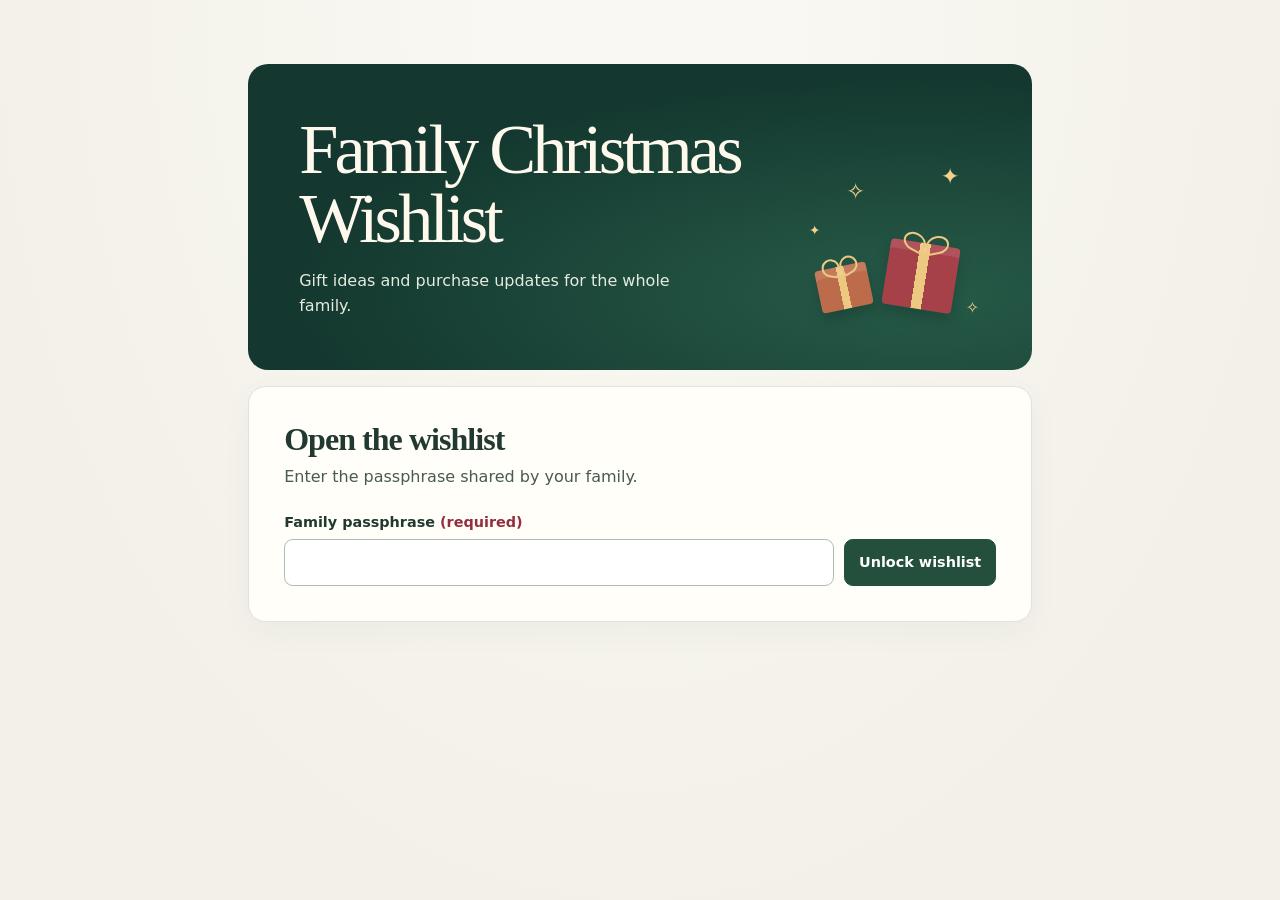
<file: index.html>
<!doctype html>
<html lang="en">
<head>
  <meta charset="utf-8">
  <meta name="viewport" content="width=device-width, initial-scale=1">
  <meta name="robots" content="noindex">
  <meta name="theme-color" content="#14382f">
  <meta name="wishlist-endpoint" content="https://script.google.com/macros/s/AKfycbzWiuV4ezSonXI-EWgd3hbTNHSHLxNwlKQdmC22EEr7DbNYdDjyajfIIA_ronsGWr_C1Q/exec">
  <title>Family Christmas Wishlist</title>
  <link rel="stylesheet" href="./wishlist.css?v=20">
  <script src="./wishlist.js?v=28" defer></script>
</head>
<body>
  <main class="wishlist">
    <header class="hero">
      <div class="hero-copy">
        <h1>Family Christmas<br>Wishlist</h1>
        <p>Gift ideas and purchase updates for the whole family.</p>
      </div>
      <div class="illustration" aria-hidden="true">
        <span class="spark spark-one">✦</span><span class="spark spark-two">✧</span>
        <span class="spark spark-three">✦</span><span class="spark spark-four">✧</span>
        <span class="gift gift-small"></span><span class="gift gift-large"></span>
      </div>
    </header>

    <nav id="wishlist-tabs" aria-label="Wishlists" hidden></nav>
    <section id="unlock-panel" class="panel entry" aria-labelledby="unlock-heading">
      <h2 id="unlock-heading">Open the wishlist</h2>
      <p>Enter the passphrase shared by your family.</p>
      <form id="unlock">
        <label for="passphrase">Family passphrase <span class="required-label">(required)</span></label>
        <div class="entry-fields">
          <input id="passphrase" type="password" required maxlength="256" autocomplete="off"
            autocapitalize="none" spellcheck="false">
          <button type="submit">Unlock wishlist</button>
        </div>
      </form>
    </section>

    <p id="status" class="status" role="status" aria-live="polite"></p>

    <section id="gifts-panel" class="panel" aria-labelledby="gifts-heading" hidden>
      <div class="list-header">
        <h2 id="gifts-heading" tabindex="-1">Gift ideas</h2>
        <div class="actions">
          <button id="refresh" class="secondary" type="button">Refresh</button>
          <button id="edit-connected-list" class="secondary" type="button" hidden>Edit</button>
          <button id="remove-connected-list" class="secondary" type="button" hidden>Remove</button>
          <button id="manage-wishlists" class="secondary" type="button"
            aria-controls="wishlist-admin">Manage wishlists</button>
        </div>
      </div>
      <p id="wishlist-banner" hidden></p>
      <p id="empty" hidden></p>
      <ul id="available" class="gift-list"></ul>
      <section id="purchased-panel" aria-labelledby="purchased-heading" hidden>
        <h3 id="purchased-heading">Purchased</h3>
        <ul id="purchased" class="gift-list purchased-list"></ul>
      </section>
    </section>

    <div id="gift-add-footer" hidden>
      <button id="open-add-gift" type="button" aria-haspopup="dialog" aria-controls="wishlist-admin">Add gift</button>
    </div>
  </main>

    <dialog id="wishlist-admin" class="panel entry" aria-labelledby="admin-heading">
      <h2 id="admin-heading">Manage wishlists</h2>
      <p id="gift-save-status" class="status operation-progress" role="status"></p>
      <form id="admin-unlock" hidden>
        <label for="admin-passphrase">Admin passphrase <span class="required-label">(required)</span></label>
        <div class="entry-fields">
          <input id="admin-passphrase" type="password" required maxlength="256" autocomplete="off">
          <button type="submit">Unlock settings</button>
        </div>
      </form>
        <form id="add-gift" hidden>
          <section id="gift-queue" aria-labelledby="gift-queue-heading" hidden>
            <h3 id="gift-queue-heading" aria-live="polite"></h3>
            <p>These gifts will be added when you click Done.</p>
            <ul id="pending-gifts"></ul>
          </section>
          <p id="gift-required-help">A gift name or shopping link is required. You can enter both.</p>
          <label for="new-gift-name">Gift name</label>
          <input id="new-gift-name" name="name" type="text" maxlength="200" aria-describedby="gift-required-help">
          <label for="new-gift-link">Shopping link</label>
          <input id="new-gift-link" name="link" type="url" maxlength="500" aria-describedby="gift-required-help">
          <div class="gift-form-fields">
            <div>
              <label for="new-gift-priority">Priority (optional)</label>
              <select id="new-gift-priority" name="priority">
                <option>Low</option>
                <option selected>Normal</option>
                <option>High</option>
                <option>Highest</option>
              </select>
            </div>
            <div>
              <label for="new-gift-price">Price in USD (optional)</label>
              <input id="new-gift-price" name="price" type="number" min="0" max="999999999.99" step=".01" inputmode="decimal">
            </div>
          </div>
          <div class="actions">
            <button id="save-gifts" type="submit">Done</button>
            <button id="queue-gift" class="secondary" type="button">Add another</button>
          </div>
        </form>
      <form id="add-wishlist" hidden>
        <label for="child-name">Child name <span class="required-label">(required)</span></label>
        <input id="child-name" name="name" type="text" required maxlength="80">
        <label for="sheet-source">Google Sheet link or ID (optional)</label>
        <input id="sheet-source" name="source" type="text" maxlength="500" aria-describedby="sheet-help">
        <p id="sheet-help">Leave blank to use a tab in the family workbook. For someone else’s Sheet,
          they should share it as Editor with the organizer’s Google account.</p>
        <label for="gift-tab">Gift tab name <span class="required-label">(required)</span></label>
        <input id="gift-tab" name="tab" type="text" required maxlength="100" placeholder="Gifts">
        <label for="list-banner">Wishlist banner (optional)</label>
        <textarea id="list-banner" name="banner" rows="2" maxlength="240"
          placeholder="Example: Clothing size 2T, shoe size 5"></textarea>
        <section class="sheet-example" aria-labelledby="sheet-example-heading">
          <h3 id="sheet-example-heading">Example gift tab</h3>
          <p>Put these six headers in cells A1–F1, in this order.</p>
          <div class="sheet-example-scroll" role="region" aria-label="Example spreadsheet columns" tabindex="0">
            <table id="sheet-example">
              <thead>
                <tr>
                  <th scope="col">Gift ID</th>
                  <th scope="col">Gift name</th>
                  <th scope="col">Shopping link</th>
                  <th scope="col">Priority</th>
                  <th scope="col">Purchased</th>
                  <th scope="col">Price</th>
                </tr>
              </thead>
              <tbody>
                <tr>
                  <td></td>
                  <td>Toy train</td>
                  <td>https://example.com/toy-train</td>
                  <td>Normal</td>
                  <td>FALSE</td>
                  <td>12.50</td>
                </tr>
              </tbody>
            </table>
          </div>
          <p>Leave Gift ID blank. If you use checkboxes, add them only to Purchased. The wishlist adds the Product photo URL column when needed.</p>
          <button id="copy-sheet-headers" class="secondary" type="button">Copy column headers</button>
          <span id="copy-sheet-status" class="status" role="status"></span>
        </section>
        <button id="save-wishlist" type="submit">Add wishlist</button>
      </form>
      <p id="admin-status" class="status" role="status"></p>
      <button id="cancel-admin-dialog" class="secondary" type="button">Cancel</button>
    </dialog>

  <dialog id="remove-wishlist-dialog" aria-labelledby="remove-wishlist-heading" aria-describedby="remove-wishlist-message">
    <h2 id="remove-wishlist-heading">Remove wishlist?</h2>
    <p id="remove-wishlist-message"></p>
    <p id="removal-status" class="status" role="status"></p>
    <div class="actions">
      <button id="cancel-wishlist-removal" class="secondary" type="button" autofocus>Cancel</button>
      <button id="confirm-wishlist-removal" type="button">Remove wishlist</button>
    </div>
  </dialog>

  <template id="gift-template">
    <li class="gift-row wishlist-gift">
      <div class="gift-details">
        <img class="gift-photo" width="72" height="72" loading="lazy" decoding="async"
          referrerpolicy="no-referrer" alt="" hidden>
        <div>
          <strong class="gift-name"></strong>
        </div>
      </div>
      <div class="gift-actions">
        <a class="shop-link" target="_blank" rel="noopener noreferrer" hidden>Buy Now</a>
        <label class="purchase-control">
          <input type="checkbox">
          <span>Purchased</span>
        </label>
        <span class="purchased-label" hidden>Purchased</span>
        <div class="gift-admin-actions" hidden>
          <button class="secondary gift-edit" type="button">✎</button>
          <button class="secondary gift-remove" type="button">×</button>
        </div>
      </div>
    </li>
  </template>
  <noscript><p class="no-script">Enable JavaScript to open the family wishlist.</p></noscript>
</body>
</html>
</file>
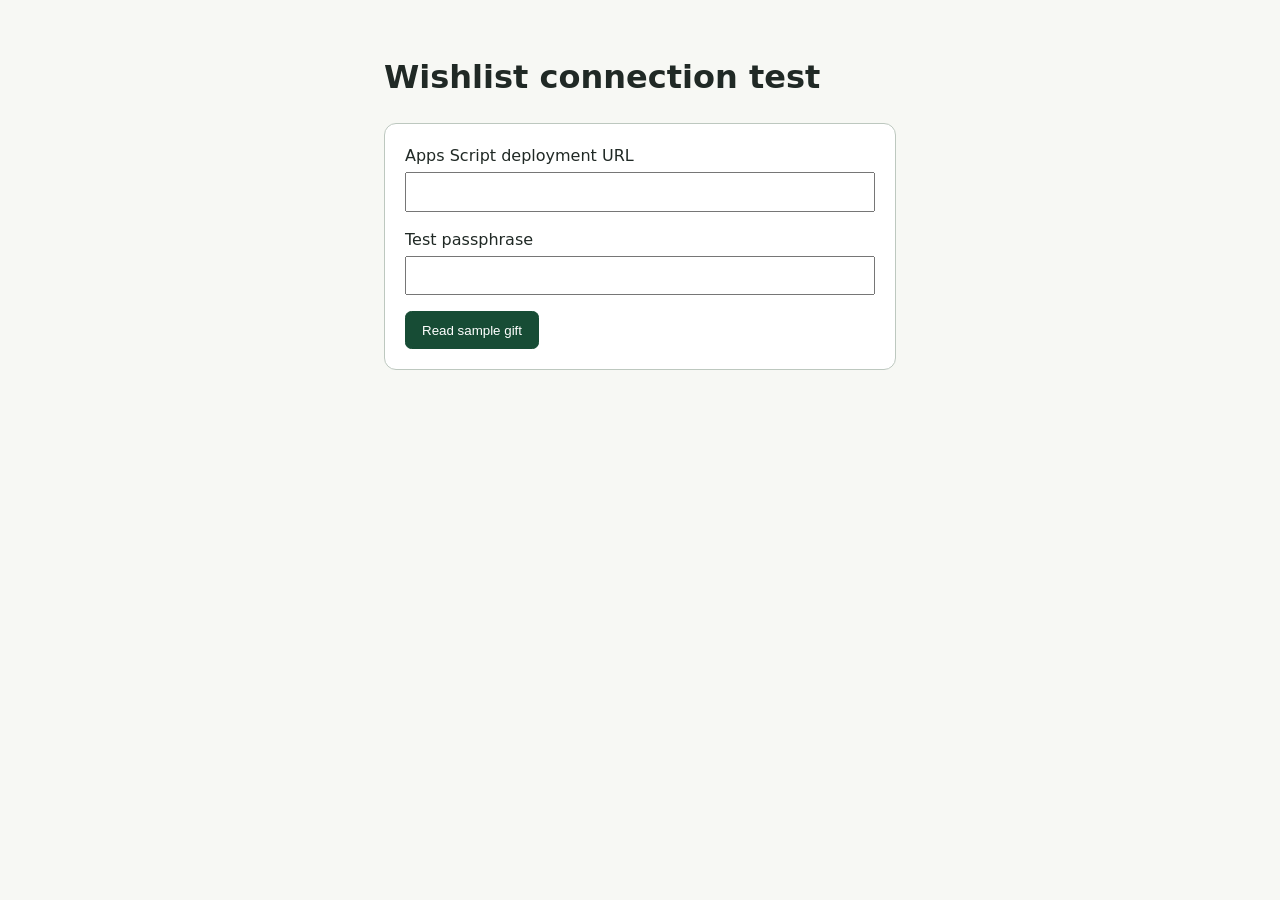
<file: probe/index.html>
<!doctype html>
<html lang="en">
<meta charset="utf-8">
<meta name="viewport" content="width=device-width, initial-scale=1">
<title>Wishlist connection test</title>
<style>
  body { margin: 0 auto; max-width: 32rem; padding: 2rem 1.25rem; color: #202925; background: #f7f8f4; font: 1rem/1.5 system-ui, sans-serif; }
  form, section { padding: 1.25rem; border: 1px solid #bdc8bf; border-radius: .75rem; background: #fff; }
  label, input { display: block; }
  input { box-sizing: border-box; width: 100%; margin: .25rem 0 1rem; padding: .65rem; }
  button { padding: .65rem 1rem; border: 1px solid #174c35; border-radius: .4rem; color: #fff; background: #174c35; cursor: pointer; }
  button:disabled { opacity: .6; cursor: default; }
  section { margin-top: 1rem; }
</style>
<main>
  <h1>Wishlist connection test</h1>
  <form id="connection">
    <label for="endpoint">Apps Script deployment URL</label>
    <input id="endpoint" type="url" required>
    <label for="passphrase">Test passphrase</label>
    <input id="passphrase" type="password" required autocomplete="off">
    <button id="read" type="submit">Read sample gift</button>
  </form>
  <p id="status" role="status" aria-live="polite"></p>
  <section id="sample" hidden>
    <h2 id="gift-name"></h2>
    <button id="purchase" type="button">Mark purchased</button>
  </section>
</main>
<script>
  const form = document.querySelector('#connection');
  const endpoint = document.querySelector('#endpoint');
  const passphrase = document.querySelector('#passphrase');
  const readButton = document.querySelector('#read');
  const purchase = document.querySelector('#purchase');
  const sample = document.querySelector('#sample');
  const status = document.querySelector('#status');
  let gift;

  function displayGift(nextGift) {
    gift = nextGift;
    sample.hidden = !gift;
    if (!gift) return;
    document.querySelector('#gift-name').textContent = gift.name;
    purchase.textContent = gift.purchased ? 'Purchased' : 'Mark purchased';
    purchase.disabled = gift.purchased;
  }

  async function send(action) {
    readButton.disabled = true;
    purchase.disabled = true;
    endpoint.readOnly = true;
    passphrase.readOnly = true;
    status.textContent = action === 'read' ? 'Reading sample gift…' : 'Saving purchase…';
    try {
      const url = new URL(endpoint.value);
      if (url.origin !== 'https://script.google.com' ||
          !/^\/macros\/s\/[\w-]+\/exec$/.test(url.pathname) || url.search || url.hash ||
          url.username || url.password) {
        throw new Error('Enter the published Apps Script URL ending in /exec.');
      }
      const response = await fetch(url, {
        method: 'POST',
        credentials: 'omit',
        headers: { 'Content-Type': 'text/plain;charset=UTF-8' },
        body: JSON.stringify({ action, passphrase: passphrase.value, giftId: gift?.id }),
      });
      if (!response.ok) throw new Error('The deployment returned HTTP ' + response.status + '.');
      const result = await response.json();
      if (!result.ok) throw new Error('The script returned ' + result.code + '.');
      displayGift(result.gift);
      status.textContent = action === 'read'
        ? 'Sample gift loaded.'
        : result.alreadyPurchased ? 'The gift was already purchased.' : 'Purchase saved to the Sheet.';
    } catch (error) {
      status.textContent = error instanceof TypeError
        ? 'The browser could not read the response. Check the deployment and cross-origin access.'
        : error.message;
    } finally {
      readButton.disabled = false;
      purchase.disabled = !gift || gift.purchased;
      endpoint.readOnly = false;
      passphrase.readOnly = false;
    }
  }

  form.addEventListener('input', () => {
    displayGift(undefined);
    status.textContent = '';
  });
  form.addEventListener('submit', event => {
    event.preventDefault();
    displayGift(undefined);
    send('read');
  });
  purchase.addEventListener('click', () => send('purchase'));
</script>
</html>
</file>
<file: wishlist.css>
* { box-sizing: border-box; }
[hidden] { display: none !important; }

:root {
  color-scheme: light;
  color: #213930;
  background: #f2f0e8;
  font: 1rem/1.55 system-ui, sans-serif;
}

body {
  margin: 0;
  min-height: 100vh;
  background: radial-gradient(ellipse at 50% 0, #f9f8f2 15%, #f2f0e8 75%);
}

.wishlist { width: min(100% - 2rem, 49rem); margin: 0 auto; padding: clamp(1rem, 6vw, 4rem) 0 3rem; }

.hero {
  position: relative;
  display: grid;
  grid-template-columns: 1fr 26%;
  align-items: end;
  overflow: hidden;
  min-height: 15rem;
  padding: clamp(1.4rem, 5vw, 3.2rem);
  border-radius: 1.25rem;
  background: radial-gradient(ellipse at 85% 75%, #275b48, #14382f 66%);
  color: #fff9ed;
}

.hero-copy { position: relative; z-index: 1; }
h1, h2, h3, p { margin: 0; }
h1, h2, h3 { font-family: Georgia, serif; }
h1 { font-size: clamp(2.45rem, 7.5vw, 4.4rem); font-weight: 400; line-height: .98; letter-spacing: -.055em; }
.hero p { margin-top: 1rem; color: #e4ecdf; max-width: 24rem; }

.illustration { position: relative; width: 100%; min-width: 7rem; height: 10rem; }
.spark { position: absolute; color: #f4d08b; font-size: 1.4rem; line-height: 1; }
.spark-one { top: .4rem; right: 12%; }
.spark-two { top: 1.35rem; left: 24%; }
.spark-three { top: 4.1rem; left: 3%; font-size: .85rem; }
.spark-four { right: 1%; bottom: .2rem; font-size: 1rem; }

.gift {
  position: absolute;
  display: block;
  bottom: .6rem;
  border-radius: .25rem;
  background: linear-gradient(90deg, var(--paper) 42%, #edc880 42% 57%, var(--paper) 57%);
  box-shadow: inset 0 9px 0 #ffffff19, 0 .45rem .8rem #061c1740;
}

.gift::before, .gift::after {
  content: "";
  position: absolute;
  top: -.55rem;
  width: 27%;
  height: .85rem;
  border: .17rem solid #edc880;
}

.gift::before { right: 50%; border-radius: 60% 60% 10% 60%; transform: rotate(20deg); }
.gift::after { left: 50%; border-radius: 60% 60% 60% 10%; transform: rotate(-20deg); }
.gift-small { --paper: #bc6b4b; left: 8%; width: 3.25rem; height: 2.7rem; transform: rotate(-12deg); }
.gift-large { --paper: #a6414a; right: 14%; width: 4.4rem; height: 4.15rem; transform: rotate(9deg); }

.panel {
  margin-top: 1rem;
  border: 1px solid #e1e3d6;
  border-radius: 1.1rem;
  padding: clamp(1.2rem, 4vw, 2.2rem);
  background: #fffef9;
  box-shadow: 0 .6rem 2rem #1c312b0a;
}

h2 { font-size: clamp(1.65rem, 4vw, 2rem); line-height: 1.12; letter-spacing: -.03em; }
h3 { font-size: 1.37rem; }
.entry > p { margin-top: .45rem; color: #475b50; }
.entry form { margin-top: 1.3rem; }
.entry label { display: block; margin-bottom: .35rem; font-size: .9rem; font-weight: 650; }
.entry-fields { display: flex; gap: .65rem; }
input[type="password"], #add-wishlist input, #add-wishlist textarea, #add-gift input, #add-gift select {
  width: 100%;
  min-width: 0;
  border: 1px solid #aebdb0;
  border-radius: .55rem;
  padding: .65rem .8rem;
  background: #fff;
  color: inherit;
  font: inherit;
}

#add-wishlist input, #add-wishlist textarea, #add-gift input, #add-gift select { margin-bottom: .75rem; }
#add-wishlist textarea { resize: vertical; }
#add-gift p { margin: .35rem 0 .85rem; }
.gift-form-fields { display: grid; grid-template-columns: repeat(2, minmax(0, 1fr)); gap: .75rem; }
#gift-add-footer {
  display: flex;
  justify-content: flex-end;
  min-block-size: 2.875rem;
  margin-top: 1rem;
}
#open-add-gift {
  padding-inline: 1.1rem;
  font-size: 1rem;
}
#gift-add-footer.floating #open-add-gift {
  position: fixed;
  inset-inline-end: max(clamp(1.5rem, 4vw, 3rem), env(safe-area-inset-right));
  inset-block-end: max(1rem, env(safe-area-inset-bottom));
  z-index: 2;
  box-shadow: 0 .3rem 1rem #14382f35;
}
#wishlist-admin { max-height: calc(100% - 2rem); overflow-y: auto; }
#wishlist-admin form { margin-bottom: .75rem; }
#wishlist-form-heading { margin: .75rem 0; }
#remove-wishlist-dialog, #wishlist-admin {
  max-width: min(28rem, calc(100% - 2rem));
  padding: 1.4rem;
  border: 1px solid #c4d1c3;
  border-radius: .8rem;
  color: inherit;
  background: #fffef9;
}
#remove-wishlist-dialog::backdrop, #wishlist-admin::backdrop { background: #14382f70; }
#remove-wishlist-message { margin: .65rem 0 1rem; }
#removal-status:not(:empty) { margin: 0 0 1rem; font-weight: 700; }
#sheet-help { margin: -.35rem 0 .9rem; color: #475b50; font-size: .9rem; }
#wishlist-admin:has(#add-wishlist:not([hidden])) { max-width: min(42rem, calc(100% - 2rem)); }
.sheet-example {
  background: #f0f5ec;
  border: 1px solid #c4d1c3;
  border-radius: .65rem;
  padding: .75rem;
  margin: .25rem 0 .9rem;
}
.sheet-example h3 { margin: 0; font-size: 1.05rem; }
.sheet-example p { margin: .4rem 0 .65rem; color: #475b50; font-size: .875rem; }
.sheet-example-scroll { overflow-x: auto; border: 1px solid #c4d1c3; border-radius: .35rem; }
#sheet-example { border-collapse: collapse; width: 100%; font-size: .875rem; white-space: nowrap; }
#sheet-example th, #sheet-example td { text-align: left; padding: .45rem .55rem; }
#sheet-example th { background: #dfeadd; border-bottom: 1px solid #c4d1c3; }
#sheet-example td { background: #fffef9; }
#sheet-example :is(th, td) + :is(th, td) { border-left: 1px solid #c4d1c3; }
#copy-sheet-status { display: inline-block; margin: .35rem .35rem 0; font-size: .875rem; }
#copy-sheet-status:empty { display: none; }
#gift-queue {
  background: #f0f5ec;
  border: 1px solid #c4d1c3;
  border-radius: .65rem;
  padding: .75rem;
  margin-bottom: 1rem;
}
#gift-queue h3 { margin: 0; font-size: 1.05rem; }
#gift-queue p { margin: .25rem 0 .6rem; color: #475b50; font-size: .875rem; }
#pending-gifts { list-style: none; margin: 0; padding: 0; max-height: 10rem; overflow-y: auto; }
#pending-gifts li {
  display: flex;
  align-items: center;
  justify-content: space-between;
  gap: .5rem;
  border-top: 1px solid #c4d1c3;
  padding: .35rem 0;
  overflow-wrap: anywhere;
}
#pending-gifts small { display: block; margin-top: .15rem; color: #475b50; }
.operation-progress {
  position: sticky;
  top: 0;
  z-index: 1;
  padding: .85rem 1rem;
  border-radius: .55rem;
  background: #244f3c;
  color: #fff;
  font-weight: 700;
}
.operation-progress:not(:empty)::before {
  content: '';
  display: inline-block;
  width: .9em;
  height: .9em;
  margin-inline-end: .5em;
  border: .13em solid #ffffff80;
  border-top-color: #fff;
  border-radius: 50%;
  vertical-align: -.1em;
}
@media (prefers-reduced-motion: no-preference) {
  .operation-progress:not(:empty)::before { animation: operation-spin .7s linear infinite; }
}
@keyframes operation-spin { to { transform: rotate(1turn); } }
.actions { flex-wrap: wrap; }

button, .shop-link {
  flex: none;
  min-height: 2.75rem;
  border: 1px solid #244f3c;
  border-radius: .55rem;
  padding: .55rem .85rem;
  background: #244f3c;
  color: white;
  font: inherit;
  font-size: .9rem;
  font-weight: 700;
  cursor: pointer;
}

button:hover:enabled, .shop-link:hover { background: #173e2d; }
button.secondary { background: transparent; border-color: #c4d1c3; color: #244f3c; }
button.secondary:hover:enabled { background: #ecf2e9; }
button:disabled { opacity: .6; cursor: default; }
:focus-visible { outline: .16rem solid #9c5040; outline-offset: .16rem; }

.status { margin: .7rem 0 0; min-height: 0; color: #385b49; }
.status:empty { display: none; }
.status.error, .required-label { color: #942e3e; }
#status.opening {
  position: fixed;
  z-index: 3;
  inset: 50% auto auto 50%;
  transform: translate(-50%, -50%);
  width: min(26rem, calc(100% - 2rem));
  margin: 0;
  padding: 1.35rem 1rem;
  border: 1px solid #38624f;
  border-radius: .9rem;
  background: #14382f;
  color: #fff9ed;
  box-shadow: 0 .8rem 2rem #14382f50;
  font-size: clamp(1.35rem, 5vw, 1.85rem);
  font-weight: 700;
  text-align: center;
}
#wishlist-tabs { display: flex; flex-wrap: wrap; gap: .5rem; margin-top: 1rem; }
#wishlist-tabs button[aria-pressed="true"] { background: #244f3c; color: #fff; }
.list-header, .actions { display: flex; align-items: center; gap: .5rem; }
.list-header { justify-content: space-between; flex-wrap: wrap; margin-bottom: .85rem; }
#wishlist-banner {
  margin: 0 0 1rem;
  padding: .75rem .9rem;
  border-inline-start: .25rem solid #8c513d;
  border-radius: .35rem;
  background: #fbf1e5;
  color: #403126;
  white-space: pre-wrap;
  overflow-wrap: anywhere;
}
.gift-list { list-style: none; margin: 0; padding: 0; }
.gift-row {
  display: flex;
  justify-content: space-between;
  align-items: center;
  gap: .6rem 1rem;
  border-top: 1px solid #e4e8de;
  padding: .85rem 0;
}
.gift-row > div { min-width: 0; overflow-wrap: anywhere; }
.gift-details { display: flex; align-items: center; gap: .8rem; }
.gift-details > div { min-width: 0; }
.gift-photo { flex: none; width: 4.5rem; height: 4.5rem; object-fit: contain; border-radius: .45rem; background: #fff; }
.gift-name { display: block; }
.gift-actions {
  display: flex;
  flex: none;
  align-items: center;
  justify-content: flex-end;
  gap: .75rem;
  margin-inline-start: auto;
  max-width: 100%;
  flex-wrap: wrap;
}
.gift-admin-actions { display: flex; flex: none; gap: .35rem; }
.gift-admin-actions button { width: 2.75rem; padding: 0; font-size: 1.35rem; }
.gift-admin-actions .gift-remove { color: #9c4037; }
.shop-link {
  display: flex;
  align-items: center;
  justify-content: center;
  width: fit-content;
  min-width: 7rem;
  font-size: 1rem;
  text-decoration: none;
}
.purchase-control { display: flex; flex: none; align-items: center; gap: .43rem; min-height: 2.75rem; cursor: pointer; }
.purchase-control input { width: 1.25rem; height: 1.25rem; margin: 0; accent-color: #244f3c; }
.purchased-label { color: #52695a; font-size: .9rem; }
.gift-actions :is(.purchase-control, .purchased-label) { min-width: 7rem; }
.purchased-list .gift-name { color: #4c6155; }
#purchased-panel { margin-top: 1.25rem; }
#purchased-heading { margin-bottom: .45rem; }
#empty, .no-script { color: #475b50; }
.no-script { margin: 0 auto; width: min(100% - 2rem, 49rem); }

@media (max-width: 33rem) {
  .hero { min-height: 13rem; grid-template-columns: 1fr 14%; }
  .hero p { max-width: 14rem; }
  .illustration { opacity: .65; align-self: end; transform: translate(-36%, 16%) scale(.8); }
  .entry-fields { flex-direction: column; }
  .wishlist-gift { align-items: flex-start; flex-direction: column; }
}

@media (max-width: 24rem) {
  .illustration { display: none; }
  .hero { grid-template-columns: 1fr; }
  .gift-row { align-items: flex-start; flex-direction: column; }
}
</file>
